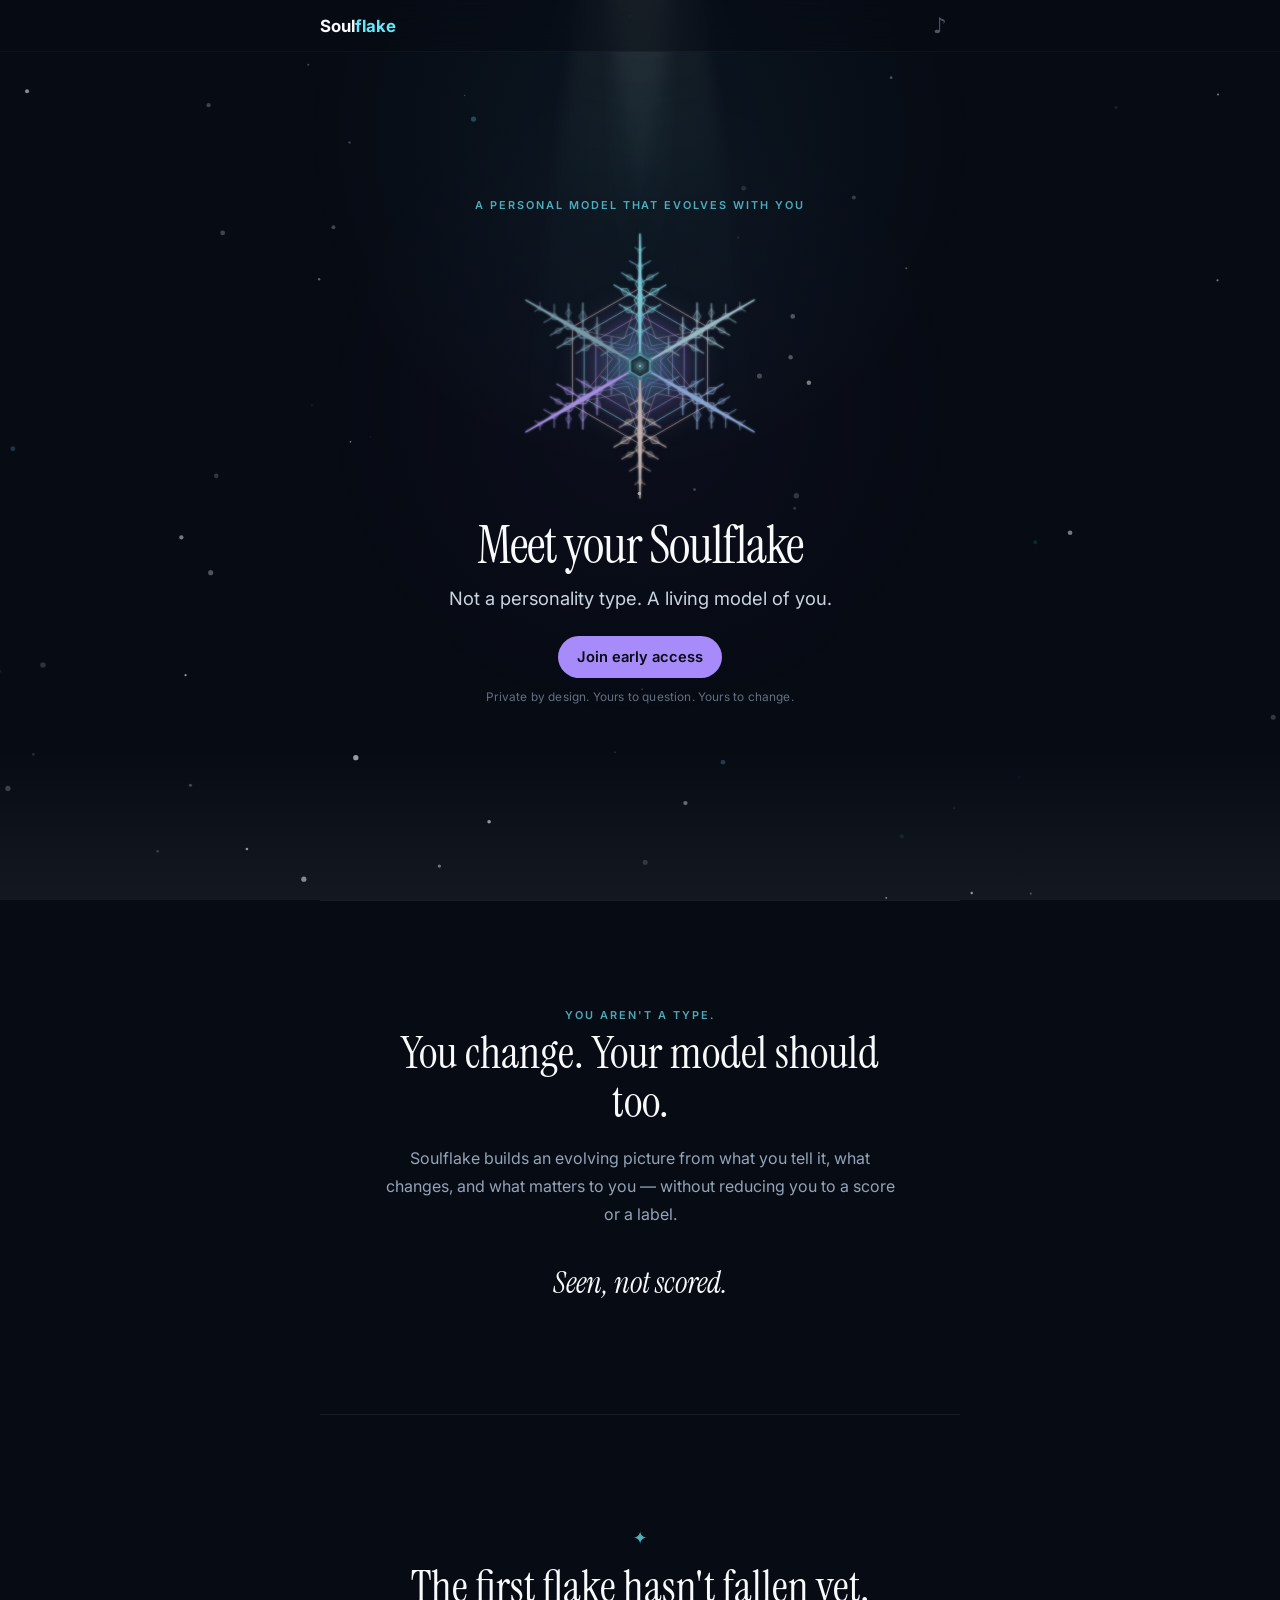
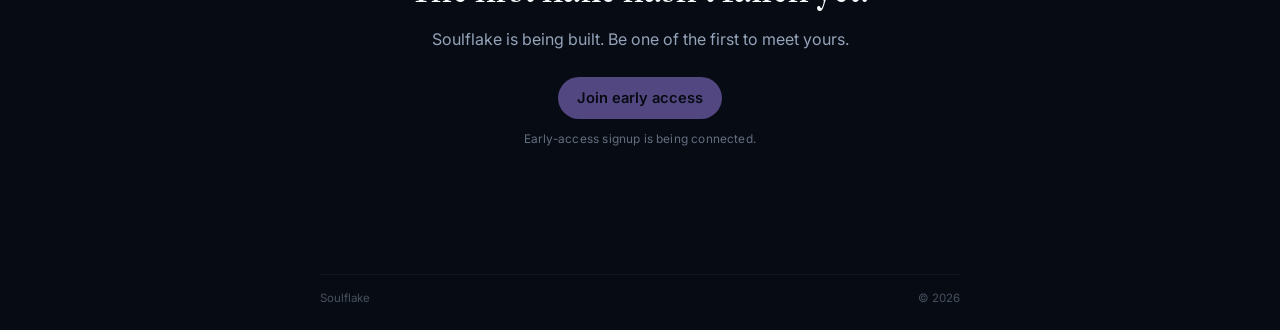
<file: index.html>
<!DOCTYPE html>
<html lang="en">
<head>
<meta charset="utf-8" />
<meta name="viewport" content="width=device-width, initial-scale=1" />
<title>Soulflake — A living model of you</title>
<meta name="description" content="Soulflake is a living model of you — shaped by what you tell it, what changes, and what matters." />
<meta name="theme-color" content="#070B14" />
<meta property="og:title" content="Soulflake">
<meta property="og:description" content="A living model of you. Seen, not scored.">
<meta property="og:image" content="https://soulflake.com/assets/share-og.png">
<link rel="canonical" href="https://soulflake.com/" />
<link rel="icon" type="image/png" href="assets/favicon.png" />
<link href="https://fonts.googleapis.com/css2?family=Instrument+Serif:ital@0;1&family=Inter:wght@400;500;600;700&display=swap" rel="stylesheet" />
<link rel="stylesheet" href="assets/site.css?v=home1" />
</head>
<body class="home">
<canvas id="snow"></canvas>
<div class="rays"><b></b><b></b><b></b></div>
<div class="ground"></div>
<audio id="ambient" loop src="assets/audio/index-Frozen-Star.mp3"></audio>

<header class="bar">
  <div class="wrap top home-top">
    <a class="wordmark home-wordmark" href="/" aria-label="Soulflake home">Soul<span class="flake">flake</span></a>
    <div class="tools">
      <button type="button" class="icon-btn" id="sound" aria-label="Toggle ambient sound">♪</button>
    </div>
  </div>
</header>

<main class="wrap home-main">
  <section class="hero home-hero" aria-labelledby="hero-title">
    <div class="eyebrow">A PERSONAL MODEL THAT EVOLVES WITH YOU</div>
    <div class="hero-stage home-flake" id="hero-stage" aria-hidden="true"></div>
    <h1 id="hero-title">Meet your Soulflake</h1>
    <p class="home-lede">Not a personality type. A living model of you.</p>
    <a class="btn home-cta" href="#early-access">Join early access</a>
    <p class="micro">Private by design. Yours to question. Yours to change.</p>
  </section>

  <section class="home-reveal" aria-label="What Soulflake is">
    <p class="reveal-kicker">YOU AREN'T A TYPE.</p>
    <h2>You change. Your model should too.</h2>
    <p>Soulflake builds an evolving picture from what you tell it, what changes, and what matters to you — without reducing you to a score or a label.</p>
    <div class="principle">Seen, not scored.</div>
  </section>

  <section class="home-access" id="early-access" aria-labelledby="access-title">
    <div class="access-mark">✦</div>
    <h2 id="access-title">The first flake hasn't fallen yet.</h2>
    <p>Soulflake is being built. Be one of the first to meet yours.</p>
    <button class="btn home-cta pending-cta" type="button" disabled>Join early access</button>
    <p class="micro">Early-access signup is being connected.</p>
  </section>
</main>

<footer class="home-footer wrap">
  <span>Soulflake</span><span>© 2026</span>
</footer>

<script src="assets/home.js?v=home1"></script>
<script src="assets/sound.js?v=fade6"></script>
</body>
</html>
</file>
<file: assets/site.css>
:root{--midnight:#070B14;--violet:#A78BFA;--cyan:#67E8F9;--frost:#F8FAFC;--graphite:#94A3B8}
*{box-sizing:border-box}html{scroll-behavior:smooth}html,body{margin:0;background:var(--midnight);color:var(--frost);font-family:Inter,system-ui,sans-serif}body{min-height:100vh;overflow-x:hidden}button{font-family:inherit;cursor:pointer}a{color:inherit;text-decoration:none}
.rays,.rays b{position:fixed;inset:0;pointer-events:none;z-index:0}.rays{background:radial-gradient(circle at 50% 15%,rgba(103,232,249,.055),transparent 34%),radial-gradient(circle at 50% 45%,rgba(167,139,250,.035),transparent 40%)}.rays b{left:50%;top:-12%;width:7vw;height:88%;background:linear-gradient(180deg,rgba(248,250,252,.20),rgba(103,232,249,.035) 42%,transparent 78%);filter:blur(7px);transform-origin:50% 0;opacity:.34}.rays b:nth-child(1){transform:translateX(-50%) rotate(-8deg);animation:shimmerRay 7.5s ease-in-out infinite}.rays b:nth-child(2){transform:translateX(-50%) rotate(0deg);width:5vw;opacity:.26;animation:shimmerRay 9s ease-in-out infinite .8s}.rays b:nth-child(3){transform:translateX(-50%) rotate(8deg);animation:shimmerRay 8.2s ease-in-out infinite 1.6s}@keyframes shimmerRay{0%,100%{opacity:.34}50%{opacity:.14}}
#snow{position:fixed;inset:0;width:100%;height:100%;pointer-events:none;z-index:1}.ground{position:fixed;left:0;right:0;bottom:0;height:18vh;pointer-events:none;z-index:2;background:linear-gradient(180deg,transparent,rgba(248,250,252,.055))}
.bar{position:sticky;top:0;z-index:20;background:rgba(7,11,20,.48);backdrop-filter:blur(14px);border-bottom:1px solid rgba(248,250,252,.035)}.wrap{position:relative;z-index:2;width:min(40rem,calc(100% - 2rem));margin:0 auto}.top{display:flex;justify-content:space-between;align-items:center;padding:.35rem 0}.wordmark{font-weight:700;font-size:1.05rem;color:var(--frost);background:none;border:0;padding:0}.wordmark .flake{color:var(--cyan)}.home-wordmark{display:inline-block}.tools{display:flex;align-items:center}.icon-btn{width:40px;height:40px;border:0;background:transparent;color:var(--frost);font-size:1.35rem;line-height:1;padding:0}.icon-btn.on{opacity:1}.icon-btn.off{color:var(--graphite);opacity:.5}
.hero{text-align:center}.home-main{padding-bottom:2rem}.home-hero{min-height:calc(100vh - 52px);display:flex;flex-direction:column;align-items:center;justify-content:center;padding:1.4rem 0 4.5rem}.eyebrow,.reveal-kicker{font-size:.68rem;font-weight:600;letter-spacing:.18em;color:rgba(103,232,249,.72);margin-bottom:.35rem}.hero-stage{width:min(300px,76vw);aspect-ratio:1/1;margin:-.1rem auto .25rem}.hero-stage svg{width:100%;height:auto;display:block}.home-hero h1,.home-reveal h2,.home-access h2{font-family:"Instrument Serif",serif;font-weight:400}.home-hero h1{font-size:clamp(2.25rem,7vw,3.25rem);line-height:1;margin:0 0 .75rem;letter-spacing:-.02em}.home-lede{max-width:30rem;margin:0 auto 1.35rem;color:#CBD5E1;font-size:clamp(1rem,2.8vw,1.15rem);line-height:1.6}.btn{display:inline-flex;align-items:center;justify-content:center;min-height:42px;border-radius:999px;padding:.58rem 1.2rem;font-weight:600;font-size:.92rem;border:0;background:var(--violet);color:var(--midnight);transition:transform .2s ease,box-shadow .2s ease}.btn:not(:disabled):hover{transform:translateY(-1px);box-shadow:0 8px 30px rgba(167,139,250,.18)}.micro{font-size:.74rem;color:rgba(148,163,184,.66);margin:.8rem 0 0;letter-spacing:.015em}
.home-reveal{margin:0 auto;padding:6rem 1rem 7rem;text-align:center;border-top:1px solid rgba(248,250,252,.07);border-bottom:1px solid rgba(248,250,252,.07)}.home-reveal h2{font-size:clamp(2rem,6vw,2.8rem);line-height:1.08;margin:.45rem auto 1.1rem;max-width:32rem}.home-reveal>p:not(.reveal-kicker){max-width:32rem;margin:0 auto;color:var(--graphite);font-size:1rem;line-height:1.75}.principle{font-family:"Instrument Serif",serif;font-style:italic;font-size:clamp(1.45rem,4vw,1.9rem);margin-top:2.2rem;color:var(--frost)}
.home-access{text-align:center;padding:7rem 0 6rem}.access-mark{font-size:1.1rem;color:var(--cyan);opacity:.75;margin-bottom:1rem}.home-access h2{font-size:clamp(2rem,6vw,2.75rem);line-height:1.08;margin:0 auto .9rem}.home-access>p:not(.micro){max-width:29rem;margin:0 auto 1.5rem;color:var(--graphite);line-height:1.7}.pending-cta{opacity:.48;cursor:not-allowed}.home-footer{display:flex;justify-content:space-between;padding:1rem 0 1.6rem;color:rgba(148,163,184,.45);font-size:.72rem;border-top:1px solid rgba(248,250,252,.05)}
.hero-flake .flake{opacity:1}.hero-flake .core{transform-origin:0 0;animation:wash 7s ease-in-out infinite;animation-delay:-3.5s}.hero-flake .spin-bands{transform-origin:0 0;animation:spin-cw 70s linear infinite;animation-delay:-12s}.hero-flake .spin-crystal{transform-origin:0 0;animation:spin-ccw 56s linear infinite;animation-delay:-9s}.hero-flake .nucleus{transform:scale(.45);transform-origin:0 0}.hero-flake .seat{animation:seat 8s ease-in-out 1.6s infinite}.hero-flake .rg0{animation:ring0 4.2s ease-in-out 1.6s infinite}.hero-flake .rg1{animation:ring1 6s ease-in-out 2s infinite}.hero-flake .rg2{animation:ring2 3.6s ease-in-out 2.6s infinite}.hero-flake .rg3{animation:ring3 7s ease-in-out 1.8s infinite}.hero-flake .rg4{animation:ring4 5.4s ease-in-out 3.2s infinite}.hero-flake .rg5{animation:ring5 3s ease-in-out 2.3s infinite}.hero-flake .n1,.hero-flake .n2,.hero-flake .n3,.hero-flake .n4{transform-origin:0 0}.hero-flake .n1{animation:flutter1 5.6s ease-in-out 1.6s infinite}.hero-flake .n2{animation:flutter2 5.6s ease-in-out 1.95s infinite}.hero-flake .n3{animation:flutter3 5.6s ease-in-out 2.3s infinite}.hero-flake .n4{animation:flutter4 5.6s ease-in-out 2.65s infinite}.hero-flake .eye{transform-origin:0 0;animation:blink 22s ease-in-out 1.6s infinite}@keyframes seat{0%,100%{opacity:.45}50%{opacity:.7}}@keyframes ring0{0%,100%{opacity:.55}50%{opacity:.95}}@keyframes ring1{0%,100%{opacity:.9}50%{opacity:.6}}@keyframes ring2{0%,100%{opacity:.65}50%{opacity:1}}@keyframes ring3{0%,100%{opacity:.85}50%{opacity:.58}}@keyframes ring4{0%,100%{opacity:.6}50%{opacity:1}}@keyframes ring5{0%,100%{opacity:1}50%{opacity:.7}}@keyframes flutter1{0%,100%{transform:scale(1);opacity:.88}50%{transform:scale(.96);opacity:1}}@keyframes flutter2{0%,100%{transform:scale(1);opacity:.82}50%{transform:scale(1.04);opacity:1}}@keyframes flutter3{0%,100%{transform:scale(1);opacity:.86}50%{transform:scale(.95);opacity:1}}@keyframes flutter4{0%,100%{transform:scale(1);opacity:.8}50%{transform:scale(1.05);opacity:1}}@keyframes blink{0%,93%,100%{transform:scaleY(1)}94.1%,94.4%{transform:scaleY(.06)}94.9%,95.2%{transform:scaleY(1)}95.6%,95.9%{transform:scaleY(.06)}}@keyframes spin-cw{to{transform:rotate(360deg)}}@keyframes spin-ccw{to{transform:rotate(-360deg)}}@keyframes wash{0%,100%{opacity:.08;transform:scale(.78)}50%{opacity:.85;transform:scale(1.14)}}
@media(max-width:640px){.home-hero{min-height:calc(100svh - 52px);padding-bottom:3rem}.home-reveal{padding:5rem .35rem}.home-access{padding:5.5rem 0 4.5rem}.hero-stage{width:min(285px,78vw)}}
@media(prefers-reduced-motion:reduce){html{scroll-behavior:auto}.hero-flake .core,.hero-flake .spin-bands,.hero-flake .spin-crystal,.hero-flake .seat,.hero-flake .rg0,.hero-flake .rg1,.hero-flake .rg2,.hero-flake .rg3,.hero-flake .rg4,.hero-flake .rg5,.hero-flake .n1,.hero-flake .n2,.hero-flake .n3,.hero-flake .n4,.hero-flake .eye,.rays b{animation:none!important}}
</file>
